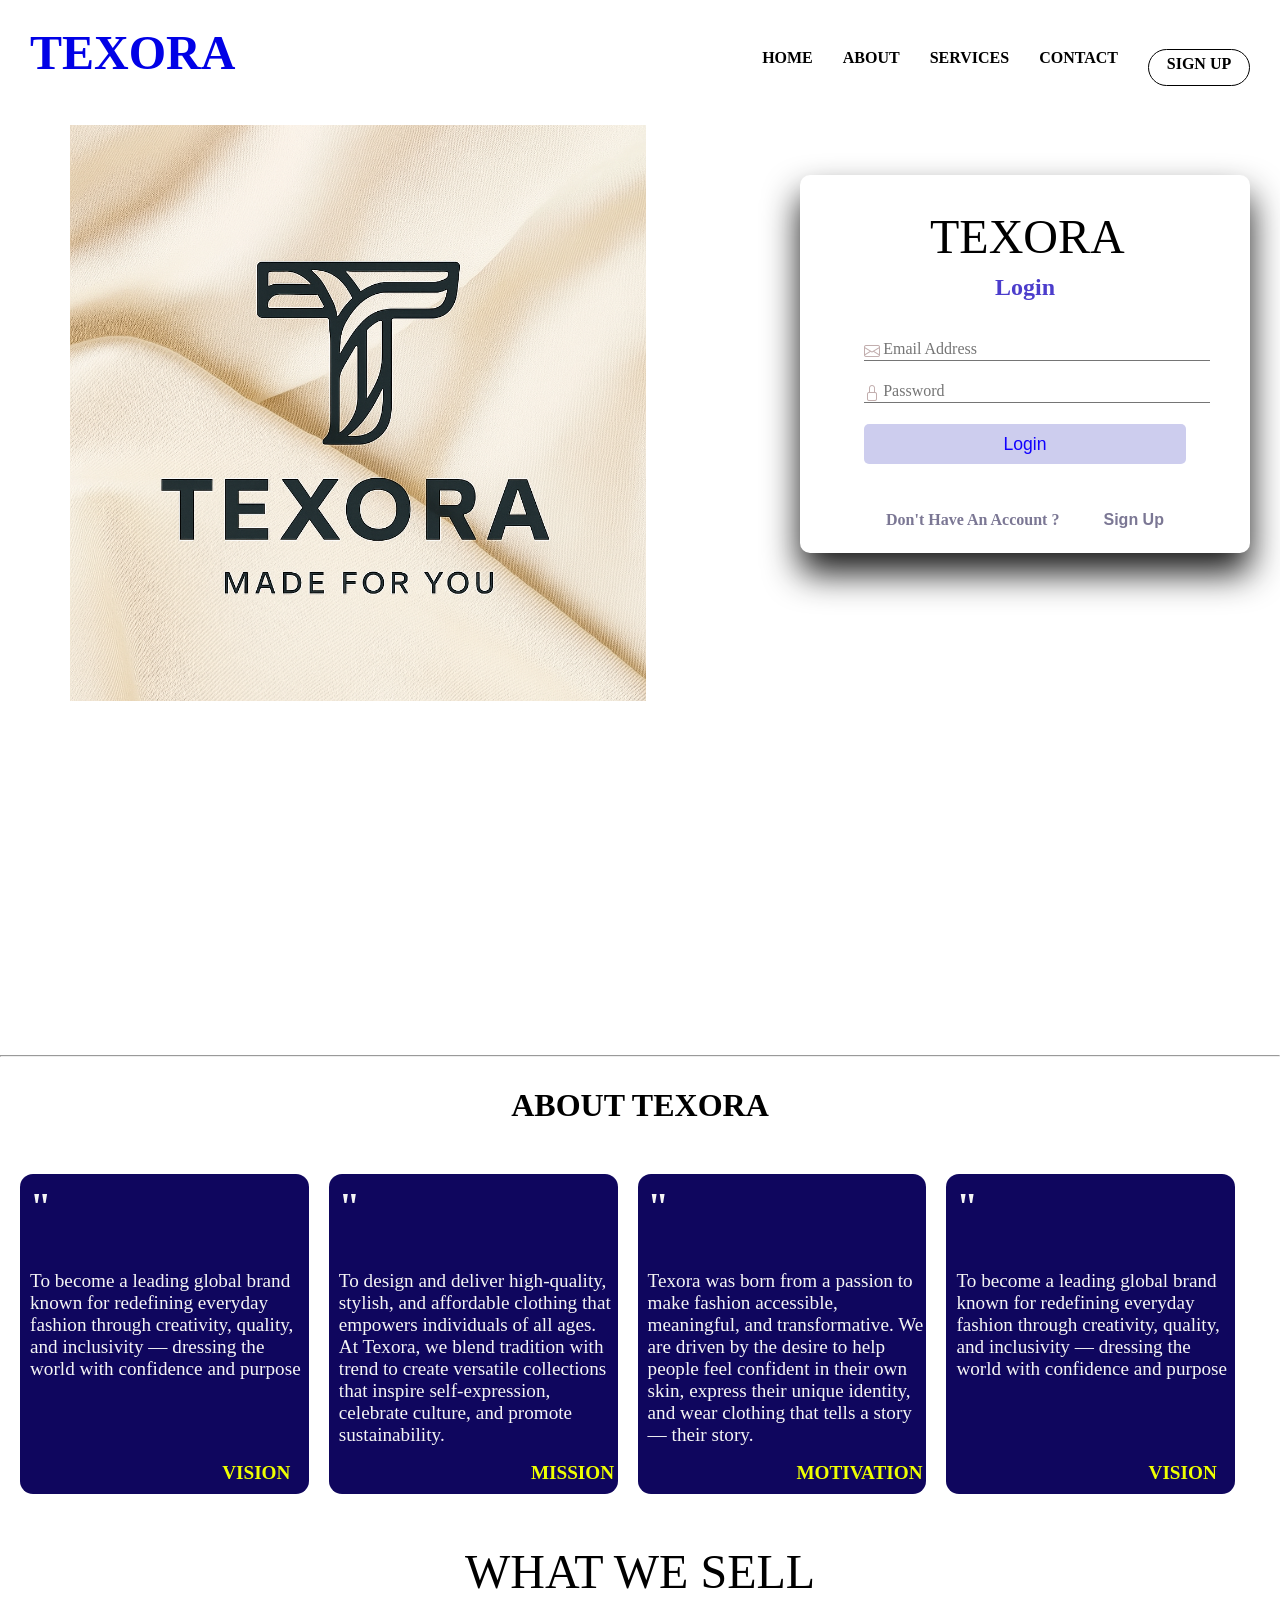
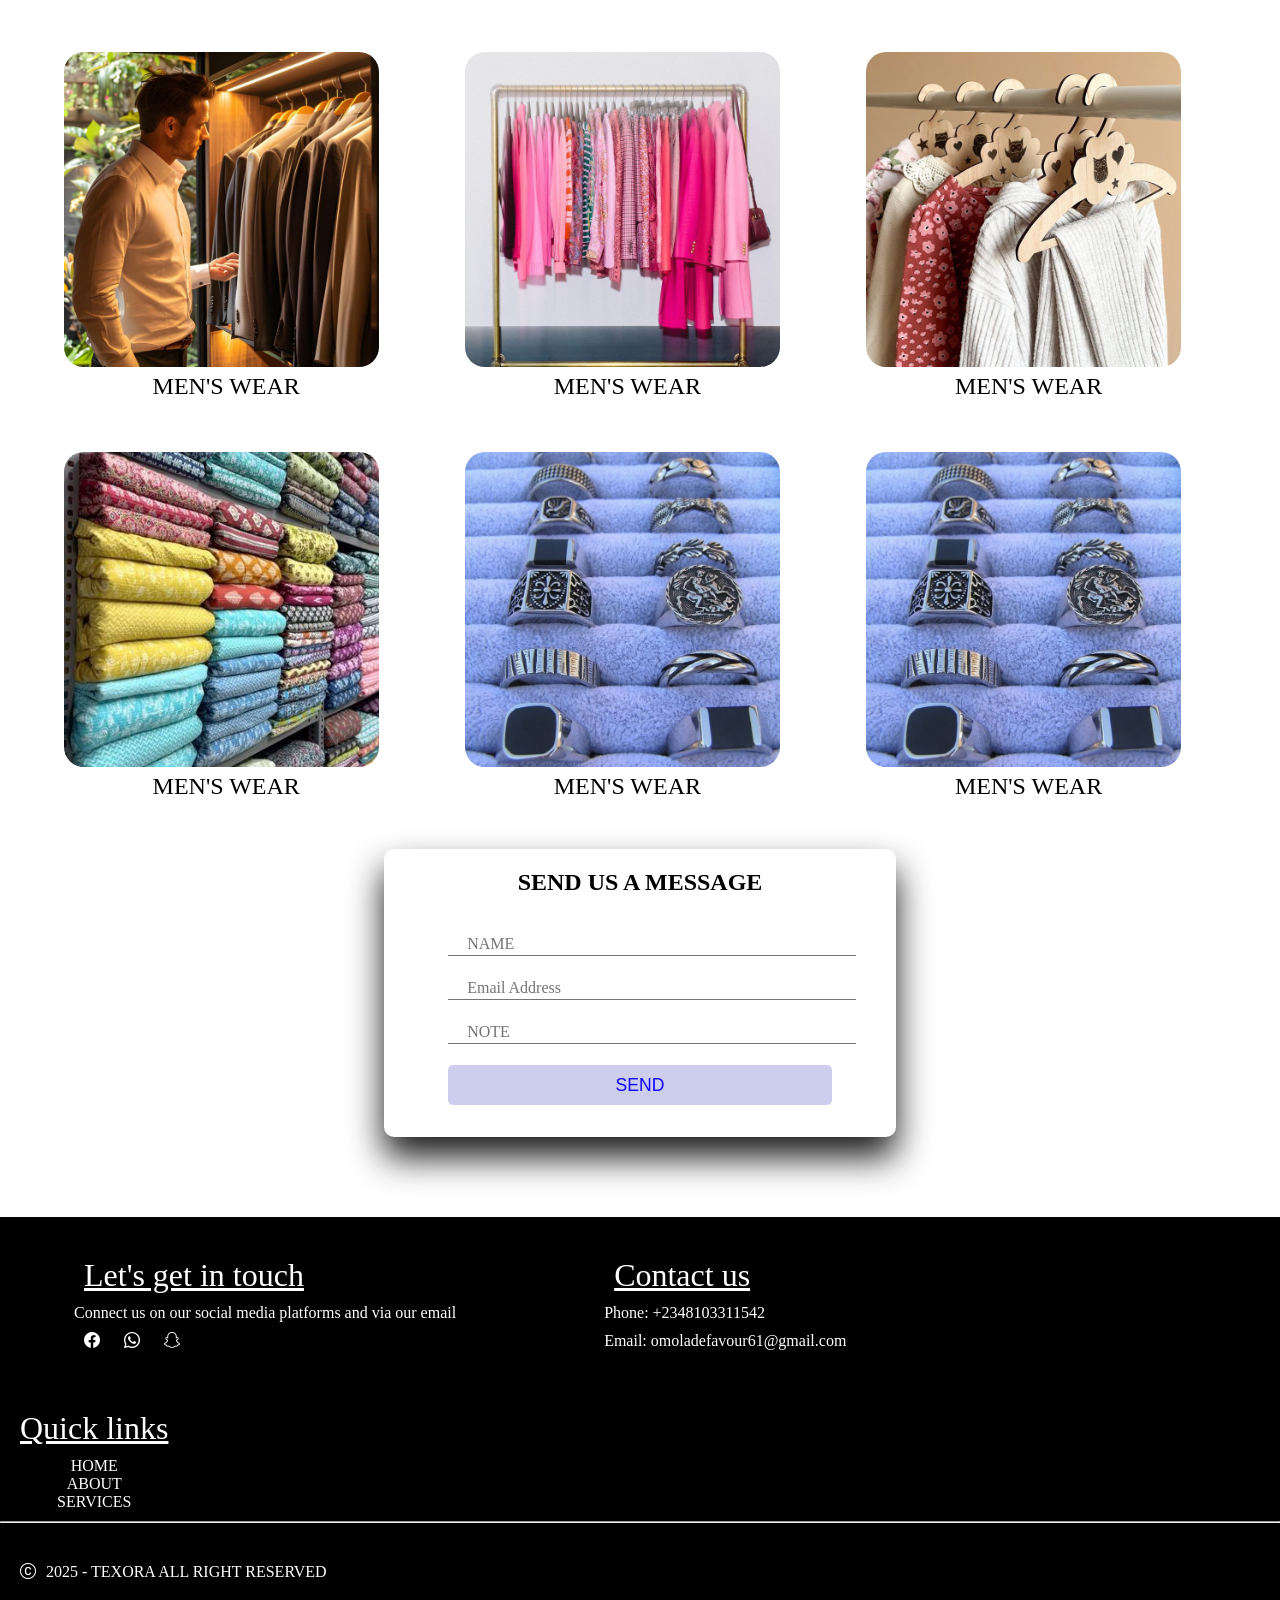
<file: TEXORA/index.html>
<!DOCTYPE html>
<html lang="en">
<head>
    <meta charset="UTF-8">
    <meta name="viewport" content="width=device-width, initial-scale=1.0">
    <link rel="stylesheet" href="style.css">
    <link rel="stylesheet" href="https://cdn.jsdelivr.net/npm/bootstrap-icons@1.13.1/font/bootstrap-icons.min.css">
    <title>TEXORA</title>
</head>
<body>
    <div class="navbar">
        <nav>
            <div class="logo">
                <h2>TEXORA</h2>
            </div>
            <ul id="menulist">
                <li><a href="#">HOME</a></li>
                <li><a href="#about">ABOUT</a></li>
                <li><a href="#services">SERVICES</a></li>
                <li><a href="#contact-form">CONTACT</a></li>
                <a href="signUp.php"><div class="button-nav">SIGN UP</div></a>     
            </ul>
            <div class="menu-icon">
                <i class="bi bi-list" onclick="toggleMenu()"></i>
            </div>
       </nav>
   </div>
    <div class="main">
        <div class="form">
            <!-- <h2>LOGIN</h2>
            <input type="email" name="emailAddress" placeholder="Email Address">
            <input type="password" name="password" placeholder="Password">
            <input type="submit" class="btn" value="Login" name="signIn">
            <div class="links">            
                <p>Don't Have An Account ? </p>
                <a href="signUp.php">
                <button id="singUpButton"> Sign in</button></a>                
            </div> -->
            <div class="container" id="signin"> 
                <div class="header"> TEXORA</div>
                <h1 class="form-title">Login</h1>
                <form method="post" action="register.php">
                    <!-- <div class="input-group">
                        <i class="bi bi-person"></i>
                        <input type="text" name="firstName" id="firstName" placeholder="First Name" required>
                        <label for="firstName">First Name</label>
                    </div>
                    <div class="input-group">
                        <i class="bi bi-person"></i>
                        <input type="text" name="lastName" id="lastName" placeholder="Last Name" required>
                        <label for="firstName">Last Name</label>
                    </div> -->
                    <div class="input-group">
                        <i class="bi bi-envelope"></i>
                        <input type="email" name="emailAddress" id="emailAddress" placeholder="emailAddress" required>
                        <label for="emailAddress">Email Address</label>
                    </div>
                    <div class="input-group">
                        <i class="bi bi-lock"></i>
                        <input type="password" name="password" id="password" placeholder="Password" required>
                        <label for="passwrd">Password</label>
                    </div>
                    <input type="submit" class="btn" value="Login" name="signIn">
        
                </form>
        <!-- 
                <p class="or">
                    ----------or----------
                </p> -->
                <div class="links">            
                <p>Don't Have An Account ? </p>
                <a href="signUp.html">
                <button id="singUpButton"> Sign Up</button></a>
                
                </div>
            </div> 
        </div>    

        <div class="picture-slide" >
            <div class="picture-slide-inner">
                <div id="slide1" class="slide active">
                    <img src="IMAGE/LOGO and SLOGAN.png" alt="">
                </div>
                <div id="slide2" class="slide">
                    <img src="IMAGE/CLOTHING FOR ALL.png" alt="">
                </div>
                <div id="slide3" class="slide">
                    <img src="IMAGE/MEN CLOTHING.png" alt="">
                </div>
                <div id="slide4" class="slide">
                    <img src="IMAGE/WOMEN CLOTH.png" alt="">
                </div>
                
            </div>
           
        </div>

    </div>

    <hr>

    <div class="content">

        <div id="about" class="about">
            <h1 class="about-header">ABOUT TEXORA</h1>
            <div class="about-board vision" >
                <h1>"</h1>
                <p>To become a leading global brand known for redefining everyday fashion through creativity, quality, and
                     inclusivity — dressing the world with confidence and purpose
                    </p>
                <b>VISION</b>
            </div>
            <div class="about-board mission">
                <h1>"</h1>
                <p>To design and deliver high-quality, stylish, and affordable clothing that empowers individuals of all ages. At Texora, we blend tradition with 
                    trend to create versatile collections that inspire self-expression, celebrate culture, and promote sustainability.
                </p>
                <b>MISSION</b>
            </div>
            <div class="about-board motivation">
                <h1>"</h1>
                <p>Texora was born from a passion to make fashion accessible, meaningful, and transformative. We are driven by the desire to help people feel
                     confident in their own skin, express their unique identity, and wear clothing that tells a story — their story. 
                    </p>
                <b>MOTIVATION</b>
            </div>
            <div class="about-board vsion" >
                <h1>"</h1>
                <p>To become a leading global brand known for redefining everyday fashion through creativity, quality, and
                     inclusivity — dressing the world with confidence and purpose
                    </p>
                <b>VISION</b>
            </div>

        </div>
        <div id="services" class="services">
            <div class="services-header"> WHAT WE SELL </div><a href="#signin">
            <div class="services-board men">
                <img src="IMAGE/men's.jpeg" alt="">  
                <P>MEN'S WEAR </P>              
            </div>
            <div class="services-board women">
                <img src="IMAGE/women.jpeg" alt="">
                <P>MEN'S WEAR </P>                
            </div>
            <div class="services-board children">
                <img src="IMAGE/children.jpeg" alt="">
                <P>MEN'S WEAR </P>              
            </div>
            <div class="services-board fabrics">
                <img src="IMAGE/fabrics.jpeg" alt="">
                <P>MEN'S WEAR </P>                
            </div>
            <div class="services-board fabrics">
                <img src="IMAGE/asessories.jpeg" alt="">
                <P>MEN'S WEAR </P>                
            </div>
            <div class="services-board ">
                <img src="IMAGE/asessories.jpeg" alt="">
                <P>MEN'S WEAR </P>                
            </div></a>

        </div>

        <div id="contact-form" class="contact-form">   
            <div class="contact">
               <div class="contact-header"> SEND US A MESSAGE </div>
               <form method="post" action="register.php">  
                    <div class="input-group">
                        <input type="text" name="name" id="name" placeholder="name" required>
                        <label for="name"> NAME</label>
                    </div>    
                    <div class="input-group">
                        <input type="email" name="emailAddress" id="emailAddress" placeholder="emailAddress" required>
                        <label for="emailAddress">Email Address</label>
                    </div>
                    <div class="input-group">
                        <input type="text" name="note" id="note" placeholder="NOTE" required>
                        <label for="note">NOTE</label>
                    </div>
                    <input type="submit" class="btn" value="SEND" name="send">
                </form>

            </div>
        </div>
    </div>

    

    <div class="footer">
        <div class="get-in-touch">
            <p class="footer-header">Let's get in touch</p>
            <p>Connect us on our social media platforms and via our email</p>
            <a href=""><i class="bi bi-facebook"></i></a>
            <a href=""><i class="bi bi-whatsapp"></i></a>
            <a href=""><i class="bi bi-snapchat"></i></a>
        </div>
        <div class="contact-us">
            <p class="footer-header">Contact us</p>
            <p>Phone: +2348103311542 </p>
            <p>Email: omoladefavour61@gmail.com</p>
        </div>
        <div class="quick-links">
            <p class="footer-header">Quick links</p>
            <li><a href="">HOME</a></li>
            <li><a href="">ABOUT</a></li>
            <li><a href="">SERVICES</a></li>

        </div>

        <hr class="footer-hr">

        <div class="rights">
        <P><i class="bi bi-c-circle"></i>2025 - TEXORA ALL RIGHT RESERVED</P>
        </div>
    </div>

    <script>
        let menulist = document.getElementById("menulist")
        menulist.style.maxHeight = "0px";
        menulist.style.border = "none";

        function toggleMenu(){
            if(menulist.style.maxHeight == "0px" ){
                menulist.style.maxHeight = "300px";
                menulist.style.borderTop= "solid";
                menulist.style.borderLeft= "solid";
             
            }
            else{
                menulist.style.maxHeight = "0px";
                menulist.style.border = "none";
            }

        }

        let current = 1;
            const totalSlides = 4;

            function showSlide(n) {
                for (let i = 1; i <= totalSlides; i++) {
                    const slide = document.getElementById('slide' + i);
                    slide.classList.remove('active');
                }
                document.getElementById('slide' + n).classList.add('active');
            }

            setInterval(() => {
                 current = current < totalSlides ? current + 1 : 1;
                showSlide(current);  
            }, 5000);
    </script>

    
</body>
</html>
</file>
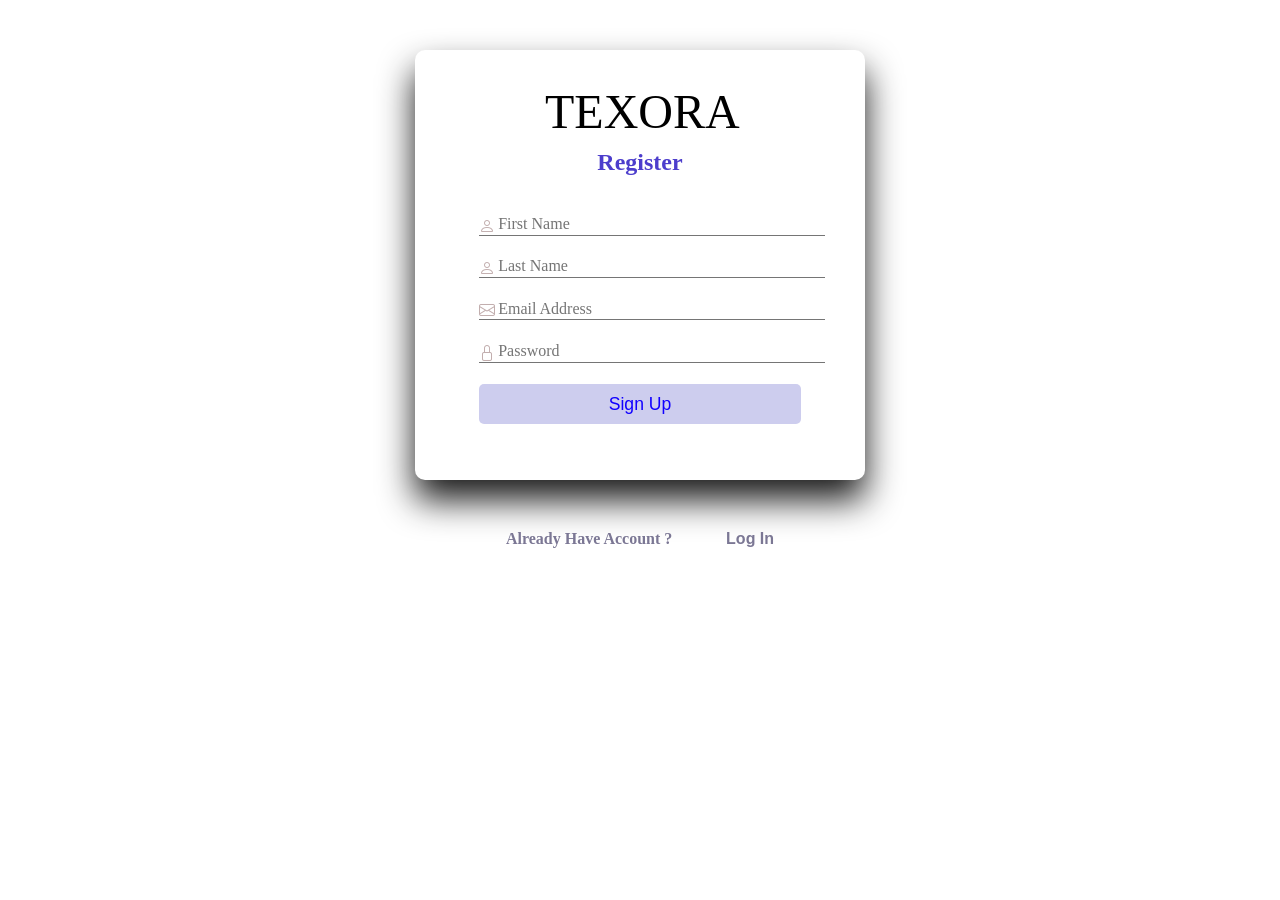
<file: TEXORA/signUp.html>
<!DOCTYPE html>
<html lang="en">
<head>
    <meta charset="UTF-8">
    <meta name="viewport" content="width=device-width, initial-scale=1.0">
    <link rel="stylesheet" href="style.css">
    <link rel="stylesheet" href="https://cdn.jsdelivr.net/npm/bootstrap-icons@1.13.1/font/bootstrap-icons.min.css">
    <title>Document</title>
</head>
<body>
</div>
<div class="form-signUp">
<div class="container" id="signup">
    <div class="header"> TEXORA</div> 
    <h1 class="form-title">Register</h1>
    <form method="post" action="register.php">
        <div class="input-group">
            <i class="bi bi-person"></i>
            <input type="text" name="firstName" id="firstName" placeholder="First Name" required>
            <label for="firstName">First Name</label>
        </div>
        <div class="input-group">
            <i class="bi bi-person"></i>
            <input type="text" name="lastName" id="lastName" placeholder="Last Name" required>
            <label for="firstName">Last Name</label>
        </div>
        <div class="input-group">
            <i class="bi bi-envelope"></i>
            <input type="email" name="emailAddress" id="emailAddress" placeholder="emailAddress" required>
            <label for="emailAddress">Email Address</label>
        </div>
        <div class="input-group">
            <i class="bi bi-lock"></i>
            <input type="password" name="password" id="password" placeholder="Password" required>
            <label for="passwrd">Password</label>
        </div>
        <input type="submit" class="btn" value="Sign Up" name="signUp">

    </form>
</div>
<!-- 
    <p class="or">
        ----------or----------
    </p> -->
    <div class="links">            
    <p>Already Have Account ? </p>
    <a href="index.php">
    <button id="loginInButton">Log In </button></a>
    </div>
</div>
</body>
</html>
</file>
<file: TEXORA/style.css>
*{
    margin: 0;
    padding: 0;
}
body{
    background-color: #ffffff;   
}
.main{
    width: auto;
    /* background: linear-gradient(to top, rgba(0,0,0,0.5)50%, rgba(0,0,0,0.5)50%),url(IMAGE/background.png) ;
    background-position: center;
    background-size: cover; */
    height: 100vh;
}

/* .navbar{
    width: auto;
    height: 75px;
    margin: auto;
}

.icon{
    width: 200px;
    float: left;
    height: 70px;
} */

.logo{
    color: rgb(1, 1, 230);
    font-size: 2rem;   
}
.navbar{
    position: sticky;
    top: 0;
    background-color: rgba(255, 255, 255);
    z-index: 10;
    border-bottom-left-radius: 30px;
    border-bottom-right-radius: 30px;
    

}
nav{
    width: auto;
    padding: 10px 30px;
    display: flex;
    align-items: last baseline;
    justify-content: space-between; 
    position: relative;
    height: 70px;
}
nav ul{
    color: #0f065e;
    display: flex;
    gap: 30px;
}
nav ul li{
    list-style-type: none;

}
nav ul a{
    text-decoration: none;

}
nav ul div{
    border-radius: 60px;
    padding-top: 5px;
    text-align: center;
    text-align: center;
    text-decoration: none;
    color: rgb(0, 0, 0);
    font-weight: bold;
    transition: 0.3s ease-in-out;
    width: 100px; 
    height: 30px;
    border: solid 1px;

}
nav ul div:hover{
    background-color: rgb(65, 0, 230);
    color: #ffffff;
}
nav h2 img{
    width: 70px;
}
nav ul li a{
    text-decoration: none;
    color: rgb(0, 0, 0);
    font-weight: bold;
    transition: 0.3s ease;
}
ul li a:hover{
    color:rgb(50, 50, 236);
    border-bottom: solid 1px;
}
.menu-icon{
    display: none;
}
.menu-icon i{
    color: white;
    font-size: 30px;
}

.picture-slide{
    width: 70%;
    height: 0%;
    float: left;
    overflow: hidden;
    /* border-style: dotted;
    border-color: aliceblue; */
    /* display: none; */
}
.picture-slide-inner{
    width: 100%;
    height: 100%;
    overflow: hidden;
    
    
}
.slide{
    display: none;
}
.active{
    display: block;
}
.slide img{
    
    object-fit: fill;
    justify-content: center;
    align-self: center;

}


/* 
@media(max-width:767px){
    nav ul{
        position: absolute;
        top: 70px;
        left: auto;
        right: 0;
        width: 250px;
        background-color: rgba(0, 0, 0, 0.2) ;
        backdrop-filter: blur(10px);
        border-style: solid;
        border-bottom-style:none ;
        border-right-style: none;
        flex-direction: column;
        text-align: center;
        overflow: hidden;
    }
    nav ul li{
        text-align: center;
        
    }
    .picture-slide{
        width: 90%;
        height: 35%; 
        margin-left: 35px;       
        margin-right: auto;
        margin-top: 40px;
        margin-bottom: 40px;
    }
    .slide img{
        width: 90%;
        height: 90%;
    }
    .menu-icon{
        display: block;
    }
    #menulist{
        transition: all 0.5s ;
    }
    .form{
        margin-left: 30px;
        margin-right: 30px;
        
    }

} */


@media(max-width:768px){
    nav ul{
        position: absolute;
        top: 87px;
        left: auto;
        right: 0;
        width: 250px;
        height: 275px;
        border-style: solid;
        border-bottom-style:none ;
        border-right-style: none;
        flex-direction: column;
        text-align: center;
        overflow: hidden;
        z-index: 100;
    }
    nav ul div{
        margin-left: auto;
        margin-right: auto;
    }
    nav ul li {
        margin-top: 11px;
        text-align: center;
        
    }
    .picture-slide{
        width: 80%;
        height: 50%;   
        margin-left: 35px;     
        margin-right: auto;
        margin-bottom: 0px;
    }
    .slide img{
        width: 100%;
        height: 100%;
    }
    .menu-icon{
        display: block;
    }
    #menulist{
        transition: all 0.5s ;
    }
    .form{
        width: 90%;
        margin-left: auto;
        margin-right: auto;
        float: none;
    }
    .form-signUp{
        width: 85%;
        margin-left: auto;
        margin-right: auto;
        float: none;
    }
    .header{
        margin: 10px;
    }
    .form-title{
        margin-bottom: 0.6rem;
    }
    form{
        padding: 0.8rem;
        margin-top: 0px;
    }
    .links{
        font-size: 0.8rem;
        
    }
    hr{
        display: none;
    }
    .about .about-header{
        
        font-size: 2rem;
        text-align: center;
        margin-bottom: 30px;
    }
   .about .about-board{
        padding: 10px;
        background-color: #0f065e;
        width: 80%;
        height: 160px;
        float: none;
        margin-left: auto;
        margin-right: auto;
        
        font-size: 0.8rem;
        
    }
    .vision{
       margin-left: 0px;
    
    }
    .about-board p {
        position: absolute;
        top: 30%;
    }    
    .about-board b {
        position: absolute;
        top: 90%;
        left: 70%;
        color: rgb(238, 255, 0);
    }
    .services .services-header{
        font-size: 2rem;
        text-align: center;
        margin-bottom: 3px;
    }
    .services-board{
        border-radius: 20px;
        width: 60%;
        height: 10%;
        float: none;
        margin-left : auto;
        margin-right: auto;
        margin-top: 50px;
        position: relative;
        text-align: center;
        font-size: 1.5rem;
    }
    .services-board img{
        width: 100%;
        border-radius: 20px;
    }
    .services-board img:hover{
        width:100%;
        justify-content: space-between;
    }
    .content .contact{
        margin-top: 565%;
        margin-bottom: 30px;
        margin-left: auto;
        margin-right: auto;
        border-radius: 10px;
        box-shadow: 0 20px 35px rgba(0, 0,1 , 0.9);
        clear: both;
        width: 90%;
        height: auto;
        padding-top: 20px;
    }
    .content .contact .input-group{
        margin: 10px;
    }
    
   .content .contact-header{
        font-size: 1rem;
        font-weight: bold;
        text-align: center;
        margin-bottom:0.4rem;
    }
}
@media (max-width:375px) {
    .picture-slide{
        height: 35%;
        margin-bottom: 30px;
    }
    .form{
        float: none;
        margin-right:auto;
        width: 80%;
        margin-left: auto;
        margin-right: auto;
        float: none;
    }
    .form-signUp{
        float: none;
        margin-right:auto;
        width: 80%;
        margin-left: auto;
        margin-right: auto;
        float: none;
    }
    .container{
        padding-top: 10px;  
        padding-bottom: 10px;
    }
    img{
        width: 2rem;
        margin-right: 10PX;
    }
    .container form{
        font-size: 0.8rem;
    }
    .container form i{
        font-size: 0.7rem;
    }
    .container .header{
       font-size: 2rem;
        text-align: center;
        margin: 10px;
    }
    .container .form-title{
        font-size: 1rem;
    }
    .container form .btn{
        font-size:0.8rem ;
        height: 20px;
        padding-bottom: 20px;
        
    }
    form{
        margin-top: 0px;
    }
    .container .links{
        font-size: 0.5rem;
        color: rgb(168, 164, 194);
        font-size: 0.6rem;
        margin-top: 5px;
        padding: 0px;

    }
    .links button{
        font-size: 0.6rem;
    }
    hr{
        display: none;
    }
    .about .about-header{
        
        font-size: 1.5rem;
        text-align: center;
        margin-bottom: 30px;
    }
   .about .about-board{
        padding: 10px;
        background-color: #0f065e;
        width: 80%;
        height: 160px;
        float: none;
        margin-left: auto;
        margin-right: auto;
        font-size: 0.8rem;      
    } 
    .vision{
       margin-left: 0px;
    
    }
    .about-board p {
        position: absolute;
        top: 30%;
    } 
    .about .about-board b {
        position: absolute;
        top: 90%;
        left: 60%;
        color: rgb(238, 255, 0);
    }
    .services-header{
        font-size: 3rem;
        text-align: center;
        margin-bottom: 3px;
    }
    .services .services-board{
        border-radius: 20px;
        width: 80%;
        height: 20%;
        float: left;
        margin-left : 10%;
        margin-top: 50px;
        position: relative;
        text-align: center;
        font-size: 1em;
        
    }
    .services-board img{
        width: 90%;
        border-radius: 20px;
    }   
    .content .contact{
        margin-top: 600%;
        margin-left: auto;
        margin-right: auto;
        border-radius: 10px;
        box-shadow: 0 20px 35px rgba(0, 0,1 , 0.9);
        clear: both;
        padding-right: 0%;
        padding-left: 0%;
        padding-top: 20px;
    }
    .contact-header{
        font-size: 1.5rem;
        font-weight: bold;
        text-align: center;
        margin-bottom:0.4rem;
    }
    .content .input-group{
        width: 100%;
        border: none;
        font-size: 10px;
        
    }
}
@media (min-width:765px){
    .picture-slide{
        margin-bottom: 30px;
        margin-left: 70px;
        height: 57%;
    }
    .slide img{
        width: 100%;
        height:100%;
    }
    .form{
        float: none;
        margin-right:auto;
        width: 80%;
        margin-left: auto;
        margin-right: auto;
    }
    .form-signUp{
        float: none;
        margin-right:auto;
        width: 80%;
        margin-left: auto;
        margin-right: auto;
        float: none;
    
    }
    .container{
        padding-top: 1.5rem;
        padding-bottom: 1.5rem;
    }
    .header{
        padding-left: 40px;
        text-align: center;
        margin: 10px;
    }
    .btn{
        height: 40px;
        ;
    }
    form{
        padding: 2rem;
        margin-top: 0px;
    }
    .links{
        font-size: 1.5rem;
        color: rgb(168, 164, 194);
    }
    hr{
        display: none;
    }
    .about .about-header{
        font-size:3rem;
        text-align: center;
        margin-bottom: 30px;
    }
   .about .about-board{
        padding: 10px;
        background-color: #0f065e;
        width: 70%;
        height: 250px;
        float: none;
        margin-left: auto;
        margin-right: auto; 
        font-size: 1.5rem;        
    }   
    .vision{
       margin-left: 0px;
    
    }
    .about-board p {
        position: absolute;
        top: 30%;
    }
    .about-board b {
        position: absolute;
        top: 90%;
        left: 70%;
        color: rgb(238, 255, 0);
    }
    .services-header{
        font-size: 3rem;
        text-align: center;
        margin-bottom: 3px;
    }
    .services .services-board{
        border-radius: 20px;
        width: 350px;
        height: 300px;
        float: left;
        margin-left : 4%;
        margin-top: 50px;
        margin-bottom: 50px;
        position: relative;
        text-align: center;
        font-size: 1.5rem;
    }
    .services-board img{
        width: 100%;
        border-radius: 20px;
        
    }
    .services-board img:hover{
        width:100%;
        justify-content: space-between;
    } 
    .content .contact{
        margin-top: 167%;
        margin-left: auto;
        margin-right: auto;
        border-radius: 10px;
        box-shadow: 0 20px 35px rgba(0, 0,1 , 0.9);
        clear: both;
        width: 50%;
        height: 80%;
        padding-top: 20px;
    }
    .contact-header{
        font-size: 1.5rem;
        font-weight: bold;
        text-align: center;
        margin-bottom:0.4rem;
    }
}
@media (min-width:769px) and  (max-width:820px){
    .picture-slide{
        height: 49%;
        margin-right: auto;
        margin-left: 100px;
    }
    .slide img{
        width: 100%;
        height:100%;
    }
    .form{
        width: 70%;
    }
    .content .contact{
        margin-top: 157%;
        margin-left: auto;
        margin-right: auto;
        border-radius: 10px;
        box-shadow: 0 20px 35px rgba(0, 0,1 , 0.9);
        clear: both;
        width: 60%;
        padding-top: 20px;
    }
    .contact-header{
        font-size: 1.5rem;
        font-weight: bold;
        text-align: center;
        margin-bottom:0.4rem;
    }
    
}
@media (min-width: 821px){
    .picture-slide{

        height: 40%;
    }
    .slide img{
        width: 100%;
        height: 100%;
    } 
    hr{
        display: block;
    }
    .about .about-header{     
        font-size: 3rem;
        text-align: center;
        margin-bottom: 30px;
    }
   .about .about-board{
        padding: 10px;
        background-color: #0f065e;
        width: 60%;
        height: 200px;
        float: none;
        margin-left: auto;
        margin-right: auto;
        font-size: 1.3rem;
    }
    .vision{
       margin-left: 0px;
    
    }
    .about-board p {
        position: absolute;
        top: 30%;
    }
    .about-board b {
        position: absolute;
        top: 90%;
        left: 70%;
        color: rgb(238, 255, 0);
    }

}
@media (min-width: 915px) and (max-width: 1023px) {
    .picture-slide{
        height: 50%;
    }
    .slide img{
        width: 100%;
        height: 100%;
    }    
}
@media (min-width: 1024px){
    .form-signUp{
        width: 450px;
        margin-right: auto;
        margin-left: auto;
    
    }
    .form{
        float: right;
        width: 450px;
        margin-right: 30px;
    }
    .picture-slide{
        width: 45%;
        height: 80%;
        margin-bottom: 0px;
    }
    .slide img{
        width: 100%;
        height: 100%;
    }
    nav{
        margin-bottom: 35px;
    }
    hr{
        display: block;
    }
    .about .about-header{
        font-size: 2rem;
        text-align: center;
        margin-bottom: 30px;
    }
   .about .about-board{
        padding: 10px;
        background-color: #0f065e;
        width: 21%;
        height: 300px;
        float: left;
        margin-left: 20px;
        font-size: 1.2rem;
    }
    .about .vision{
       margin-left: 20px;
    }
    .about-board p {
        position: absolute;
        top: 30%;
    }  
    .about .motivation b {
        position: absolute;
        top: 90%;
        left: 55%;
        color: rgb(238, 255, 0);
    }
    .services-header{
        font-size: 3rem;
        text-align: center;
        margin-bottom: 3px;
    }
    .services-board{
        border-radius: 20px;
        width: 400px;
        height: 400px;
        float: left;
        margin-left : 2%;
        margin-top: 50px;
        position: relative;
        text-align: center;
        font-size: 1.5rem;
        transition: all 0.5s ease;
    }
    .services-board img{
        width: 90%;
        border-radius: 20px;
        transition: all 0.5s ease;
    }
    .services-board img:hover{
        width:100%;
        justify-content: space-between;
    }
    .content .contact{
        margin-top: 850px;
        margin-left: auto;
        margin-right: auto;
        margin-bottom: 40px;
        border-radius: 10px;
        box-shadow: 0 20px 35px rgba(0, 0,1 , 0.9);
        clear: both;
        width: 40%;
        padding-top: 20px;
    }
    .contact-header{
        font-size: 1.5rem;
        font-weight: bold;
        text-align: center;
        margin-bottom:0.4rem;
    }
}
@media (min-height:1366px) {
    .picture-slide{
        height: 55%;
        width: 80%;
        margin-left: 100px;
    }
    .slide img{
        width: 100%;
        height: 100%;
    }
    .form{
        float: none;
        width: 50%;
    }
    hr{
        display: none;
    }
    .about .about-header{
        font-size: 3rem;
        text-align: center;
        margin-bottom: 30px;
    }
   .about .about-board{
        padding: 10px;
        background-color: #0f065e;
        width: 28%;
        height: 200px;
        float: left;   
        font-size: 1rem;
        margin: 10px;  
    }
    .about .vision{
       margin-left: 20px;
    
    }
    .about-board p {
        position: absolute;
        top: 30%;
    }
    .about .motivation b {
        position: absolute;
        top: 90%;
        left: 56%;
        color: rgb(238, 255, 0);
    }   
    .about .vsion{
        margin-bottom: 50px;
    }
    .services .services-board{
        width: 40%;
        margin-left: 4%;
        margin-top: 90px;
    }
    .content .contact{
        margin-top: 143%;
        margin-left: auto;
        margin-right: auto;
        border-radius: 10px;
        box-shadow: 0 20px 35px rgba(0, 0,1 , 0.9);
        clear: both;
        width: 40%;
        padding-top: 20px;
    }
    .contact-header{
        font-size: 1.5rem;
        font-weight: bold;
        text-align: center;
        margin-bottom:0.4rem;
    }
}



img{
    width: 50px;
    margin-right: 10PX;
}
.header{
    color: rgb(0, 0, 0);
    width: 40px;
    display: flex;
    justify-content: space-around;
    font-size: 3em;
    text-align: center;
    margin-left:20%;
    
}
.container{
    background-color: rgba(0, 0, 0, ) ;
    margin: 50px auto;
    border-radius: 10px;
    box-shadow: 0 20px 35px rgba(0, 0,1 , 0.9);
}
form{
    margin: 0 2rem;
}
.form-title{
    color: rgb(76, 61, 204);
    font-size: 1.5rem;
    font-weight: bold;
    text-align: center;
    margin-bottom:0.4rem;
}
input{
    color: rgb(0, 0, 0);
    width: 100%;
    background-color: transparent;
    border: none;
    border-bottom: 1px solid #757575;
    padding-left: 1.5rem;
    font-size: 15px;
    
}
.input-group{
    padding: 1% 0;
    position: relative;    
}
.input-group i{
    position:absolute;
    color: rgb(194, 174, 174);
}
input:focus{
    background-color: transparent;
    outline: transparent;
    border-bottom: 2px solid hsl(244, 90%, 28%);    
}
input::placeholder{
    color:transparent;
}
label{
    color: #757575;
    position: relative;
    left:1.2em;
    top:-1.3em;
    cursor:auto;
    transition:0.3s ease all;
}
input:focus~label,input:not(:placeholder-shown)~label{
    top:-3em;
    color:hsl(244, 29%, 61%);
    font-size:15px;

}
.recover{
    text-align: right;
    font-size:1rem;
    margin-bottom:1rem;
}
.recover a{
    text-decoration: none;
    color: rgb(125, 125 , 235);
}
.recover a:hover{
    color:rgb(50, 50, 236);
    text-decoration: underline;
}
.btn{
    font-size:1.1rem ;
    padding: 8px 0;
    border-radius: 5px;
    outline: none;
    border: none;
    width: 100%;
    background: rgb(205, 205, 238);
    color: rgb(17, 0, 255);
    cursor: pointer;
    transition: 0.9s;

}
.btn:hover{
    background: #402cf8;
    color: whitesmoke;
}
.links{
    color: rgb(123, 119, 148);
    display: flex;
    justify-content: space-around;
    padding: 0 4rem;
    margin-top: 0.9rem;
    font-weight: bold;
    font-size: 1rem;
}
button{
    color: rgb(123, 119, 148);
    border:none;
    background-color:transparent;
    font-size: 1rem;
    font-weight: bold;
}
button:hover{
    text-decoration: underline;
    color:rgb(39, 24, 250);
}


hr{
    margin-top: 30px;
    margin-bottom: 30px;
}


.about{
    color: whitesmoke;
}
.about-header{
    font-size: 3rem;
    color: black;
    text-align: center;
    margin-bottom: 30px;
}
.about-board{
    padding: 10px;
    background-color: #0f065e;
    width: 350px;
    height: 200px;
    float: left;
    margin: 20px ;
    margin-bottom: 50px;
    position: relative;
    border-radius: 13px;
}
.vision{
    margin-left: 40px;

}
.about-board p {
    position: absolute;
    top: 30%;
}
.about-board b {
    position: absolute;
    top: 90%;
    left: 70%;
    color: rgb(238, 255, 0);
}


.services{
    clear: both;
}
.services-header{
    font-size: 3rem;
    text-align: center;
    margin-bottom: 3px;
}
.services-board{
    color: rgb(0, 0, 0);
    border-radius: 20px;
    width: 400px;
    height: 400px;
    float: left;
    margin-left : 2%;
    margin-top: 50px;
    text-align: center;
    font-size: 1.5rem;
    transition: all 0.5s ease;
}
.services-board img{
    width: 90%;
    border-radius: 20px;
    transition: all 0.5s ease;
}
.services-board img:hover{
    width:100%;
    justify-content: space-between;
}


.contact{
    background-color: rgb(255, 255, 255);
    margin-top: 850px;
    margin-left: auto;
    margin-right: auto;
    border-radius: 10px;
    box-shadow: 0 20px 35px rgba(0, 0,1 , 0.9);
    clear: both;
    width: 40%;
    padding-top: 20px;
}
.contact-header{
    color: rgb(0, 0, 0);
    font-size: 1.5rem;
    font-weight: bold;
    text-align: center;
    margin-bottom:0.4rem;
}

.footer{
    background-color: black;
    color: white;
    margin-top: 80px;
    
    
}
.footer div{
    margin-top: 20px;
    padding: 10px;

}
.footer .get-in-touch {
    float: left;
    margin-right:10%;
    margin-left: 5%;

}
.footer .contact-us{
    float: left;
    margin-right:10%;
}
.footer .quick-links{
    text-align: center;
    float: left;
    margin-right:10%;
}
.footer .footer-header{
    text-decoration: underline;
    font-size: 2rem;
    margin: 10px;
}
.footer hr{
    color: rgb(43, 20, 20);
    clear: both;
}
.footer p{
    margin-bottom: 10px;
}
.footer i {
    width: 30px;
    margin:10px;
}
.footer li {
    list-style-type: none;
}
.footer a {
    color: white;
    text-decoration: none;
    transition: all 0.3s ease;
}
.footer .rights{
    clear: both;
}

.form-signUp{
    width: 450px;
    margin-right: auto;
    margin-left: auto;

}
</file>
